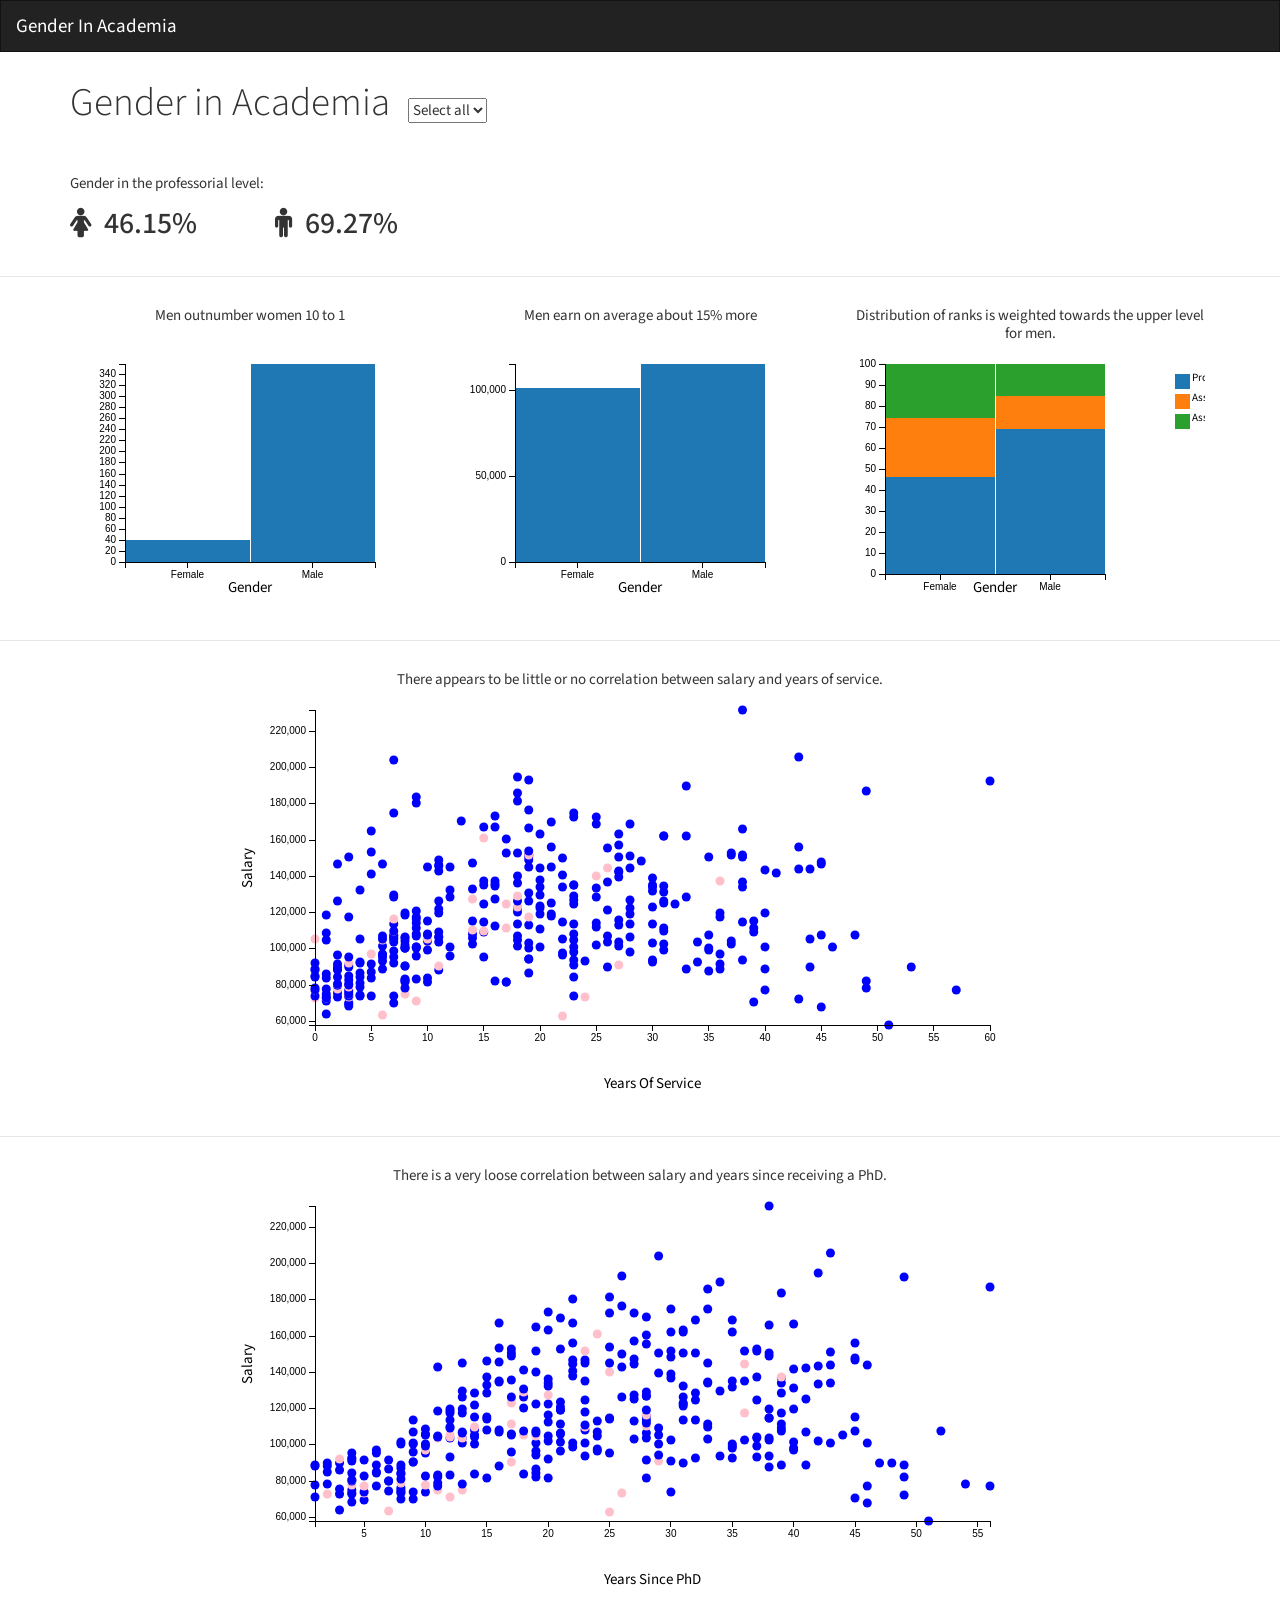
<file: index.html>
<!DOCTYPE html>
<html lang="en">
<head>
    <meta charset="UTF-8">
    <meta name="viewport" content="width=device-width, initial-scale=1.0">
    <meta http-equiv="X-UA-Compatible" content="ie=edge">
    <title>Gender In Academia</title>
    
    <link rel="stylesheet" href="static/css/bootstrap.min.css" type="text/css" />
    <link rel="stylesheet" href="static/css/dc.min.css" type="text/css" />
    <link rel="stylesheet" type="text/css" href="https://maxcdn.bootstrapcdn.com/font-awesome/4.7.0/css/font-awesome.min.css">
    <link rel="stylesheet" href="static/css/style.css" type="text/css" />
    
    
    <script type="text/javascript" src="static/js/d3.min.js"></script>
    <script type="text/javascript" src="static/js/crossfilter.min.js"></script>
    <script type="text/javascript" src="static/js/dc.min.js"></script>
    <script type="text/javascript" src="static/js/queue.min.js"></script>
    <script type="text/javascript" src="static/js/graph.js"></script>

</head>


<body>
    <nav class="navbar navbar-default">
      <div class="container-fluid">
        <div class="navbar-header">
          <a class="navbar-brand" href="#">Gender In Academia</a>
        </div>
    </div>
    </nav>

    <main>
      <section class="section">
        <div class="container">
          
          <div class="row">
            <div class="col-xs-12 col-sm-12">
              <h1 class="section-heading">Gender in Academia</h1>
              <div id="discipline-selector"></div>
            </div>
          </div>

          <div class="row">
                    <div class="col-xs-12 col-sm-12">
                        <p class="section-paragraph">Gender in the professorial level:</p>
                    </div>

            <div class="col-xs-12 col-sm-6 col-lg-6">
                <i class="fa fa-female fa-gender" aria-hidden="true"></i> <span class="number-box" id="percent-of-women-professors"></span>
                <i class="fa fa-male fa-gender" aria-hidden="true"></i> <span class="number-box" id="percent-of-men-professors"></span>
            </div>  
          </div>
        </div>
    </section>


      <section class="section">
        <div class="container">
          
          <div class="row">
            <div class="col-xs-12 col-sm-4 text-center">
              <p class="section-paragraph">Men outnumber women 10 to 1</p>
              </div>
              <div class="col-xs-12 col-sm-4 text-center">
                <p class="section-paragraph">Men earn on average about 15% more</p>
              </div>
              <div class="col-xs-12 col-sm-4 text-center">
                            <p class="section-paragraph">Distribution of ranks is weighted towards the upper level for men.</p>           
                        </div>
            </div>

            <div class="row">
              <div class="col-xs-12 col-sm-4 text-center" id="gender-balance" class="custom-chart"></div>
              <div class="col-xs-12 col-sm-4 text-center" id="average-salary" class="custom-chart"></div>
              <div class="col-xs-12 col-sm-4 text-center" id="rank-distribution" class="custom-chart"></div>
            </div>
          </div>
        </section>

        <section class="section">
          <div class="container">
            
            <div class="row">
              <div class="col-xs-12 col-sm-12 text-center">
                <p class="section-paragraph">There appears to be little or no correlation between salary and years of service.</p>
            </div>

            <div class="col-xs-12 col-sm-12 text-center" id="service-salary">
                
            </div>
          </div>
        </div>
      </section>

      <section class="section">
        <div class="container">

          <div class="row">
            <div class="col-xs-12 col-sm-12 text-center">
              <p class="section-paragraph">There is a very loose correlation between salary and years since receiving a PhD.</p>
            </div>

            <div class="col-xs-12 col-sm-12 text-center" id="phd-salary"></div>
          </div>

        </div>
      </section>
    </main>
</body>
</html>
</file>
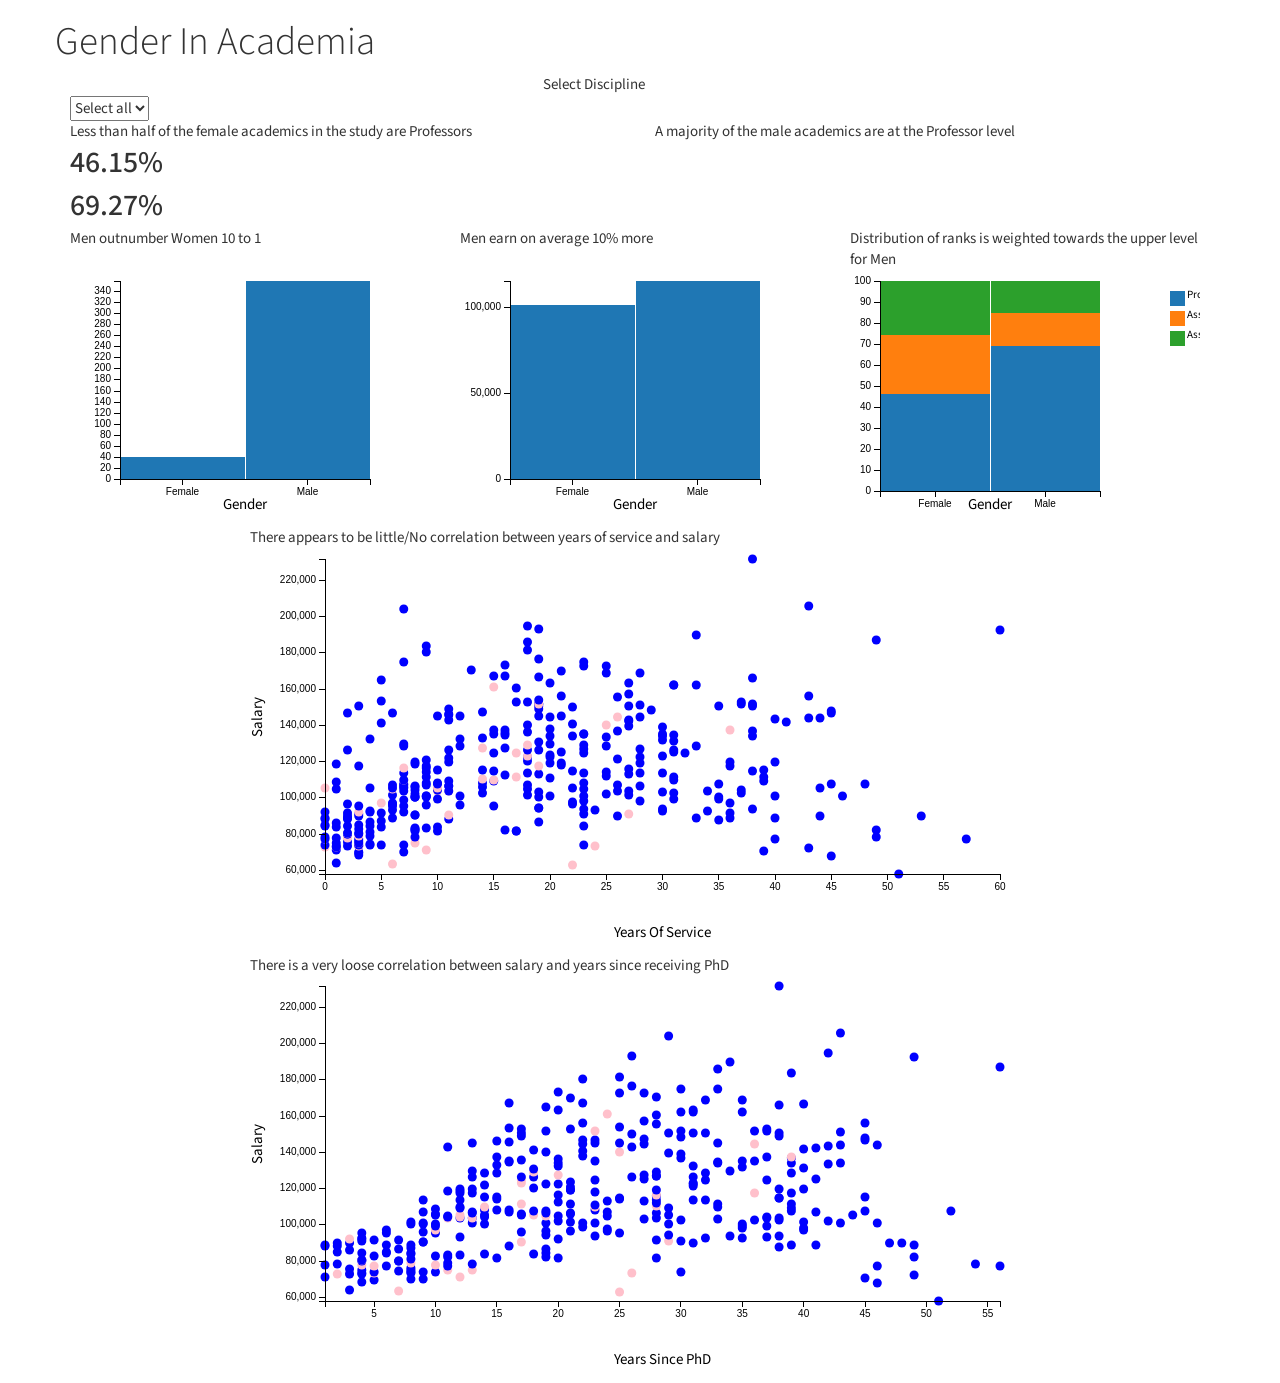
<file: my-dashboard.html>
<!DOCTYPE html>
<html lang="en">
<head>
    <meta charset="UTF-8">
    <meta name="viewport" content="width=device-width, initial-scale=1.0">
    <meta http-equiv="X-UA-Compatible" content="ie=edge">
    <title>Gender In Academia</title>
    
    <link rel="stylesheet" href="static/css/bootstrap.min.css" type="text/css" />
    <link rel="stylesheet" href="static/css/dc.min.css" type="text/css" />
    <link rel="stylesheet" href="static/css/style.css" type="text/css" />
    
    <script type="text/javascript" src="static/js/d3.min.js"></script>
    <script type="text/javascript" src="static/js/crossfilter.min.js"></script>
    <script type="text/javascript" src="static/js/dc.min.js"></script>
    <script type="text/javascript" src="static/js/queue.min.js"></script>
    <script type="text/javascript" src="static/js/graph.js"></script>
</head>
<body>
    <div class="container">
        
        <div class="row">
            <h1>Gender In Academia</h1>
        </div>
        
        <div class="row">
            <div class="col-md-offset-5">Select Discipline</div>
        </div>
        <div class="row">
            <div class="col-md-offset-5" id="discipline-selector"></div>
        </div>
        
        <div class="row">
            <div class="col-md-6">Less than half of the female academics in the study are Professors</div>
            <div class="col-md-6">A majority of the male academics are at the Professor level</div>
        </div>
        <div class="row">
            <div class="col-md-6 number-box" id="percent-of-women-professors"></div>
            <div class="col-md-6 number-box" id="percent-of-men-professors"></div>
        </div>
        
        <div class="row">
            <div class="col-md-4">Men outnumber Women 10 to 1</div>
            <div class="col-md-4">Men earn on average 10% more</div>
            <div class="col-md-4">Distribution of ranks is weighted towards the upper level for Men</div>
        </div>
        <div class="row">
            <div class="col-md-4" id="gender-balance"></div>
            <div class="col-md-4" id="average-salary"></div>
            <div class="col-md-4" id="rank-distribution"></div>
        </div>
        
        <div class="row">
            <div class="col-md-offset-2">There appears to be little/No correlation between years of service and salary</div>
        </div>
        <div class="row">
            <div class="col-md-offset-2" id="service-salary"></div>
        </div>
        
        <div class="row">
            <div class="col-md-offset-2">There is a very loose correlation between salary and years since receiving PhD</div>
        </div>
        <div class="row">
            <div class="col-md-offset-2" id="phd-salary"></div>
        </div>
    </div>
</body>
</html>
</file>
<file: static/css/style.css>
/* .number-box {
    font-size: 64px;
    text-align: center;
    line-height: normal;
} */

.navbar-default {
	background-image: none;
	margin-bottom: 0;
}

.section-heading, #discipline-selector {
	display: inline-block;	
	float: none;
	margin: 0;
}

.section-heading {
	margin-bottom: 50px;
}

#discipline-selector {
	margin-left: 15px;
}

.number-box {
	margin-right: 75px;
}

.number-box, .fa.fa-gender {
    font-size: 30px;
    font-weight: 500;
}

.fa-gender {
	margin-right: 10px;
}

.custom-chart {
	margin-bottom: 40px;
}

.section {
	border-bottom: 1px solid #e6e6e6;
	padding: 30px 0;
}

.section-paragraph {
	line-height: 1.2;
}
</file>
<file: static/css/dc.min.css>
.dc-chart .box text,.dc-chart g.axis text{-webkit-touch-callout:none;-khtml-user-select:none;pointer-events:none}.dc-chart path.dc-symbol,.dc-legend g.dc-legend-item.fadeout{fill-opacity:.5;stroke-opacity:.5}div.dc-chart{float:left}.dc-chart rect.bar{stroke:none;cursor:pointer}.dc-chart rect.bar:hover{fill-opacity:.5}.dc-chart rect.deselected{stroke:none;fill:#ccc}.dc-chart .pie-slice{fill:#fff;font-size:12px;cursor:pointer}.dc-chart .pie-slice.external{fill:#000}.dc-chart .pie-slice :hover,.dc-chart .pie-slice.highlight{fill-opacity:.8}.dc-chart .pie-path{fill:none;stroke-width:2px;stroke:#000;opacity:.4}.dc-chart .selected circle,.dc-chart .selected path{stroke-width:3;stroke:#ccc;fill-opacity:1}.dc-chart .deselected circle,.dc-chart .deselected path{stroke:none;fill-opacity:.5;fill:#ccc}.dc-chart .axis line,.dc-chart .axis path{fill:none;stroke:#000;shape-rendering:crispEdges}.dc-chart .axis text{font:10px sans-serif}.dc-chart .axis .grid-line,.dc-chart .axis .grid-line line,.dc-chart .grid-line,.dc-chart .grid-line line{fill:none;stroke:#ccc;opacity:.5;shape-rendering:crispEdges}.dc-chart .brush rect.background{z-index:-999}.dc-chart .brush rect.extent{fill:#4682b4;fill-opacity:.125}.dc-chart .brush .resize path{fill:#eee;stroke:#666}.dc-chart path.line{fill:none;stroke-width:1.5px}.dc-chart path.area{fill-opacity:.3;stroke:none}.dc-chart path.highlight{stroke-width:3;fill-opacity:1;stroke-opacity:1}.dc-chart g.state{cursor:pointer}.dc-chart g.state :hover{fill-opacity:.8}.dc-chart g.state path{stroke:#fff}.dc-chart g.deselected path{fill:grey}.dc-chart g.deselected text{display:none}.dc-chart g.row rect{fill-opacity:.8;cursor:pointer}.dc-chart g.row rect:hover{fill-opacity:.6}.dc-chart g.row text{fill:#fff;font-size:12px;cursor:pointer}.dc-chart g.dc-tooltip path{fill:none;stroke:grey;stroke-opacity:.8}.dc-chart g.county path{stroke:#fff;fill:none}.dc-chart g.debug rect{fill:#00f;fill-opacity:.2}.dc-chart g.axis text{-webkit-user-select:none;-moz-user-select:none;-ms-user-select:none;user-select:none}.dc-chart .node{font-size:.7em;cursor:pointer}.dc-chart .node :hover{fill-opacity:.8}.dc-chart .bubble{stroke:none;fill-opacity:.6}.dc-chart .highlight{fill-opacity:1;stroke-opacity:1}.dc-chart .fadeout{fill-opacity:.2;stroke-opacity:.2}.dc-chart .box text{font:10px sans-serif;-webkit-user-select:none;-moz-user-select:none;-ms-user-select:none;user-select:none}.dc-chart .box circle,.dc-chart .box line{fill:#fff}.dc-chart .box circle,.dc-chart .box line,.dc-chart .box rect{stroke:#000;stroke-width:1.5px}.dc-chart .box .center{stroke-dasharray:3,3}.dc-chart .box .outlier{fill:none;stroke:#ccc}.dc-chart .symbol,.dc-chart circle.dot{stroke:none}.dc-chart .box.deselected{opacity:.5}.dc-chart .box.deselected .box{fill:#ccc}.dc-chart .heatmap .box-group.deselected rect{stroke:none;fill-opacity:.5;fill:#ccc}.dc-chart .heatmap g.axis text{pointer-events:all;cursor:pointer}.dc-chart .empty-chart .pie-slice{cursor:default}.dc-chart .empty-chart .pie-slice path{fill:#fee;cursor:default}.dc-data-count{float:right;margin-top:15px;margin-right:15px}.dc-data-count .filter-count,.dc-data-count .total-count{color:#3182bd;font-weight:700}.dc-legend{font-size:11px}.dc-legend .dc-legend-item{cursor:pointer}.dc-hard .number-display{float:none}
</file>
